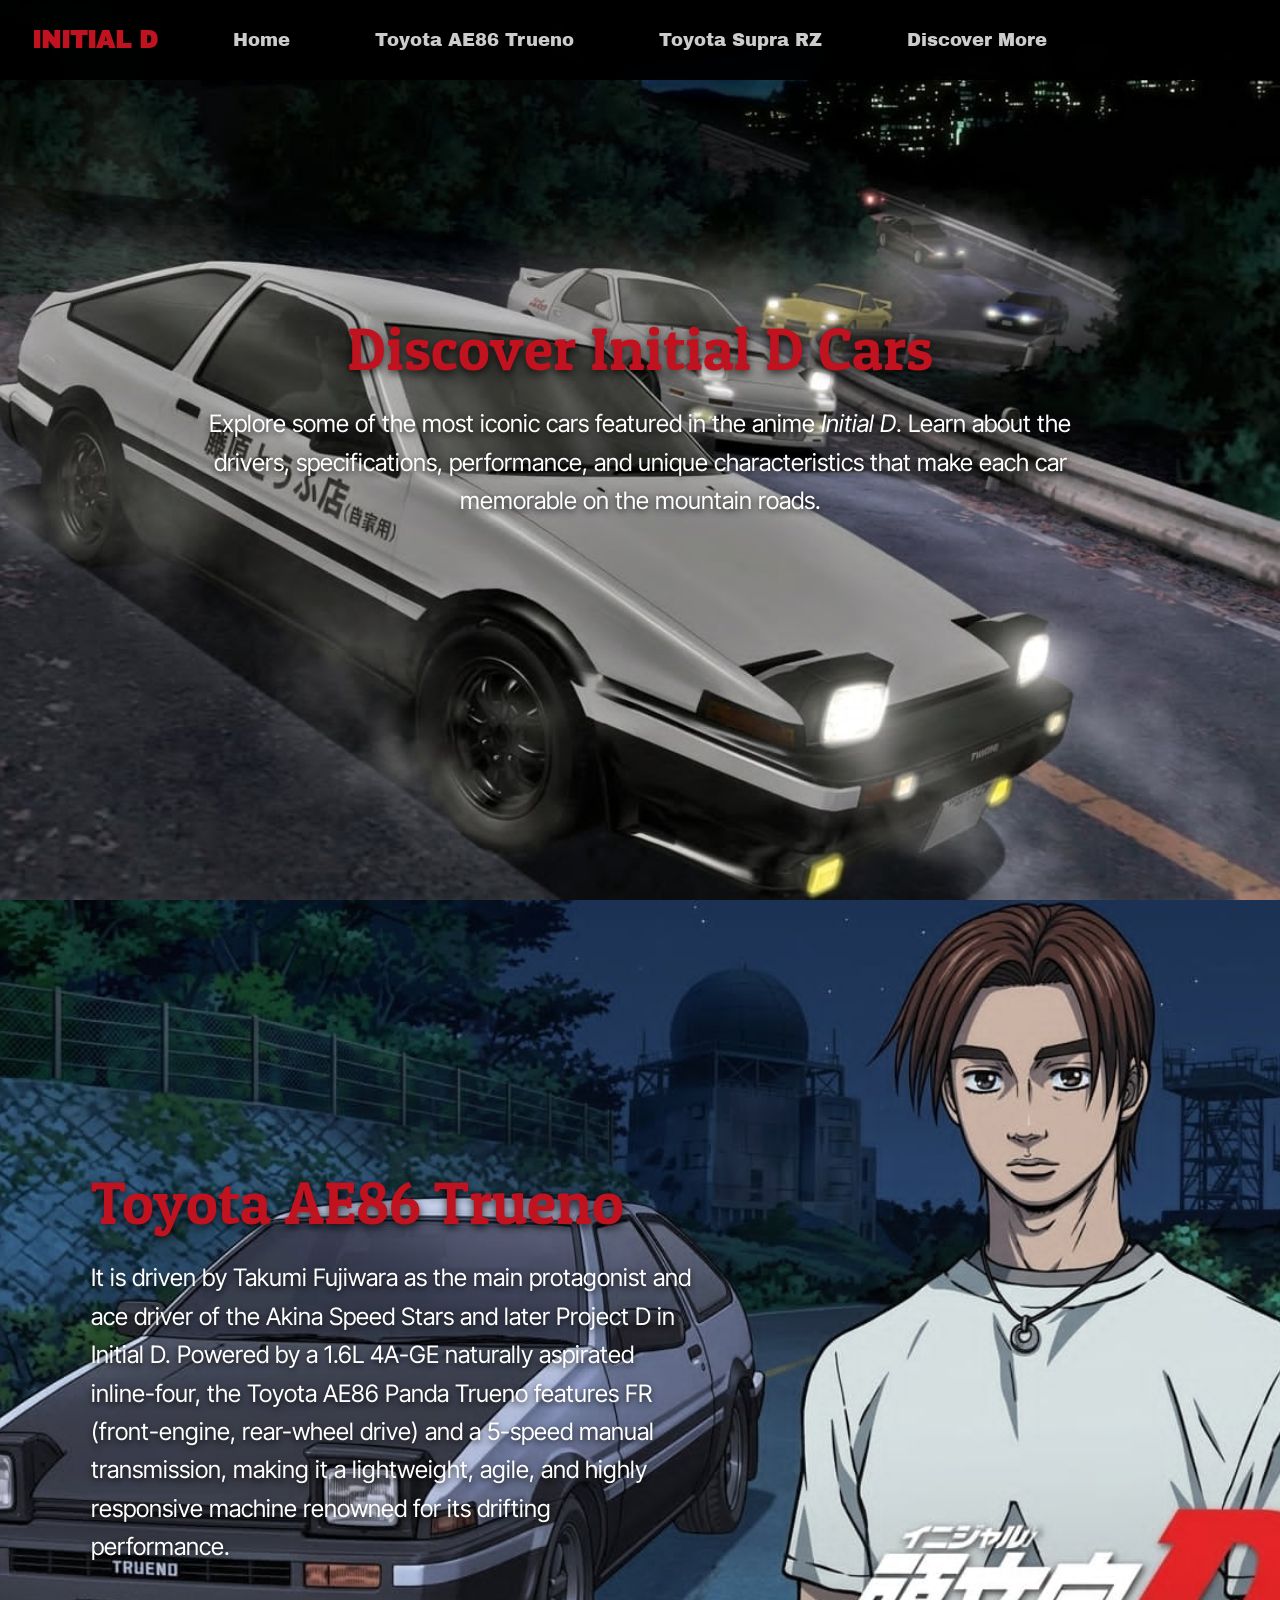
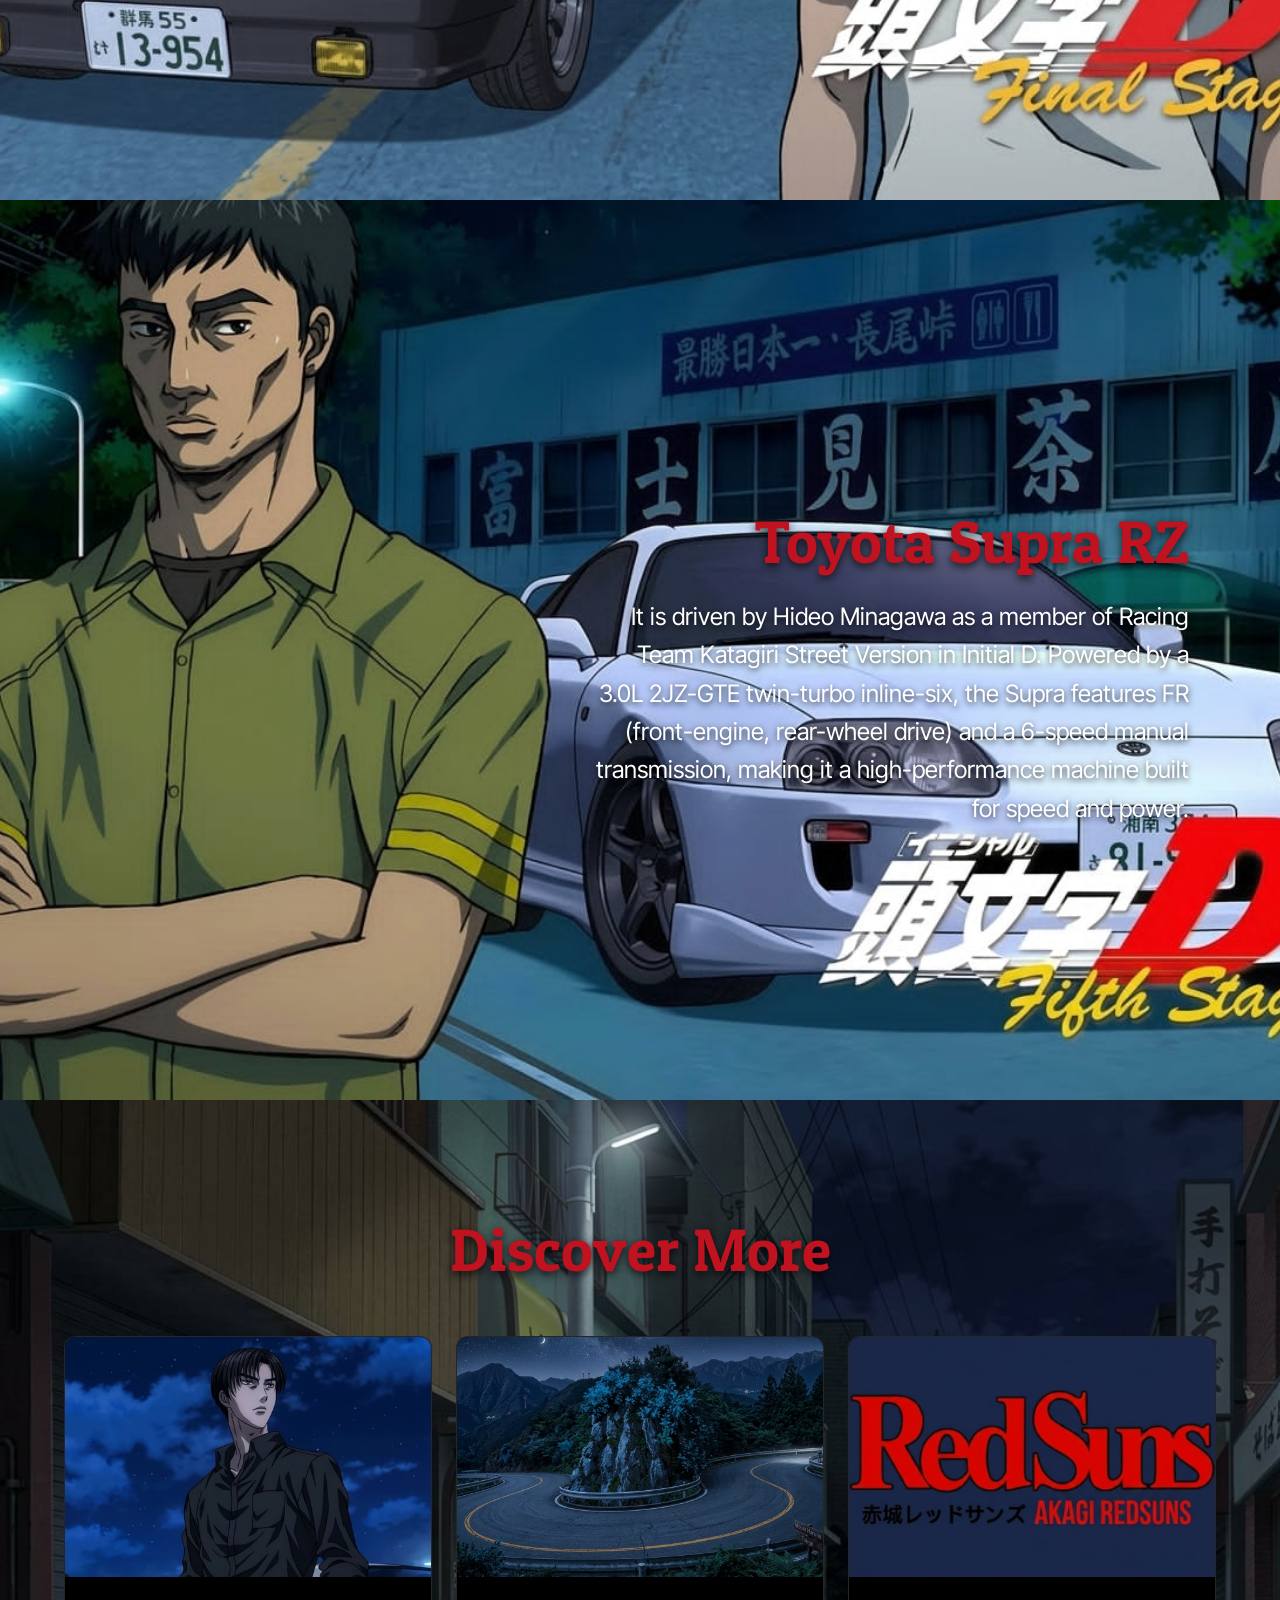
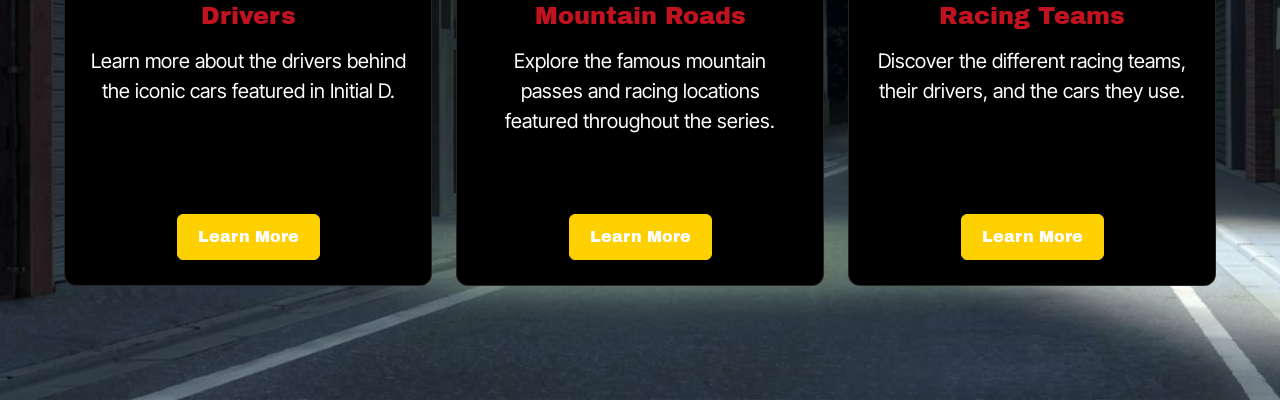
<file: index.html>
<!DOCTYPE html>
<html lang="en">
<head>
    <meta charset="utf-8">
    <meta name="viewport" content="width=device-width, initial-scale=1">

    <title>Initial D Cars</title>

    <link
        href="https://cdn.jsdelivr.net/npm/bootstrap@5.3.8/dist/css/bootstrap.min.css" rel="stylesheet" integrity="sha384-sRIl4kxILFvY47J16cr9ZwB07vP4J8+LH7qKQnuqkuIAvNWLzeN8tE5YBujZqJLB" crossorigin="anonymous">
    
    <link rel="preconnect" href="https://fonts.googleapis.com">
    <link rel="preconnect" href="https://fonts.gstatic.com" crossorigin>
    <link href="https://fonts.googleapis.com/css2?family=Patua+One&display=swap" rel="stylesheet">

    <link rel="preconnect" href="https://fonts.googleapis.com">
    <link rel="preconnect" href="https://fonts.gstatic.com" crossorigin>
    <link href="https://fonts.googleapis.com/css2?family=Inter+Tight:ital,wght@0,100..900;1,100..900&display=swap" rel="stylesheet">

    <link rel="preconnect" href="https://fonts.googleapis.com">
    <link rel="preconnect" href="https://fonts.gstatic.com" crossorigin>
    <link href="https://fonts.googleapis.com/css2?family=Archivo+Black&display=swap" rel="stylesheet">

    <link rel="stylesheet" href="design.css">
</head>

<body>

    <nav class="navbar navbar-expand-lg custom-navbar">
        <div class="container-fluid">

            <a class="navbar-brand" href="#home">
                INITIAL D
            </a>

            <button
                class="navbar-toggler"
                type="button"
                data-bs-toggle="collapse"
                data-bs-target="#navbarNav"
                aria-controls="navbarNav"
                aria-expanded="false"
                aria-label="Toggle navigation"
            >
                <span class="navbar-toggler-icon"></span>
            </button>

            <div class="collapse navbar-collapse" id="navbarNav">

                <ul class="navbar-nav">

                    <li class="nav-item">
                        <a class="nav-link" href="#home">
                            Home
                        </a>
                    </li>

                    <li class="nav-item">
                        <a class="nav-link" href="#second-page">
                            Toyota AE86 Trueno
                        </a>
                    </li>

                    <li class="nav-item">
                        <a class="nav-link" href="#third-page">
                            Toyota Supra RZ
                        </a>
                    </li>

                    <li class="nav-item">
                        <a class="nav-link" href="#fourth-page">
                            Discover More
                        </a>
                    </li>

                </ul>

            </div>
        </div>
    </nav>

    <section id="home" class="page-section home-section">

        <div class="section-content">
            <h1>Discover Initial D Cars</h1>
            <p>
                Explore some of the most iconic cars featured in the anime <em>Initial D</em>. Learn about
                the drivers, specifications, performance, and unique characteristics that make each car memorable
                on the mountain roads.
            </p>
        </div>

    </section>

    <section id="second-page" class="page-section second-section">

        <div class="section-content">
            <h1>Toyota AE86 Trueno</h1>

            <p>
                It is driven by Takumi Fujiwara as the main protagonist and ace driver of the Akina Speed Stars and later Project D in Initial D. Powered by a 1.6L 4A-GE naturally aspirated inline-four, the Toyota AE86 Panda Trueno features FR (front-engine, rear-wheel drive) and a 5-speed manual transmission, making it a lightweight, agile, and highly responsive machine renowned for its drifting performance.
            </p>
        </div>

    </section>

    <section id="third-page" class="page-section third-section">

        <div class="section-content">
            <h1>Toyota Supra RZ</h1>

            <p>
                It is driven by Hideo Minagawa as a member of Racing Team Katagiri Street Version in Initial D. Powered by a 3.0L 2JZ-GTE twin-turbo inline-six, the Supra features FR (front-engine, rear-wheel drive) and a 6-speed manual transmission, making it a high-performance machine built for speed and power.
            </p>
        </div>

    </section>

    <section id="fourth-page" class="fourth-section">

        <div class="fourth-content">

            <h1>Discover More</h1>

            <div class="row g-4">

                <div class="col-12 col-md-4">
                    <div class="card info-card">

                        <img src="images/taka3.png" class="card-img-top" alt="Initial D car">

                        <div class="card-body">
                            <h5 class="card-title">Drivers</h5>

                            <p class="card-text">
                                Learn more about the drivers behind the iconic cars
                                featured in Initial D.
                            </p>

                            <a href="#" class="btn card-button">
                                Learn More
                            </a>
                        </div>

                    </div>
                </div>

                <div class="col-12 col-md-4">
                    <div class="card info-card">

                        <img src="images/mt.akina.jpg" class="card-img-top" alt="Initial D mountain road">

                        <div class="card-body">
                            <h5 class="card-title">Mountain Roads</h5>

                            <p class="card-text">
                                Explore the famous mountain passes and racing
                                locations featured throughout the series.
                            </p>    

                            <a href="#" class="btn card-button">
                                Learn More
                            </a>
                        </div>

                    </div>
                </div>

                <div class="col-12 col-md-4">
                    <div class="card info-card">

                        <img src="images/redsuns2.jpg" class="card-img-top" alt="Initial D racing">

                        <div class="card-body">
                            <h5 class="card-title">Racing Teams</h5>

                            <p class="card-text">
                                Discover the different racing teams, their drivers,
                                and the cars they use.
                            </p>

                            <a href="#" class="btn card-button">
                                Learn More
                            </a>
                        </div>

                    </div>
                </div>

            </div>

        </div>

    </section>

    <script src="https://cdn.jsdelivr.net/npm/bootstrap@5.3.8/dist/js/bootstrap.bundle.min.js" integrity="sha384-FKyoEForCGlyvwx9Hj09JcYn3nv7wiPVlz7YYwJrWVcXK/BmnVDxM+D2scQbITxI" crossorigin="anonymous"></script>

</body>
</html>
</file>
<file: design.css>
* {
    margin: 0;
    padding: 0;
    box-sizing: border-box;
}

html {
    scroll-behavior: smooth;
    scroll-padding-top: 80px;
}

body {
    font-family: Arial, Helvetica, sans-serif;
    color: white;
}

.custom-navbar {
    position: fixed !important;
    top: 0;
    left: 0;
    right: 0;

    width: 100%;
    height: 80px;

    z-index: 99999 !important;

    background: rgba(0, 0, 0, 0.95);

    backdrop-filter: blur(10px);
    -webkit-backdrop-filter: blur(10px);
}


.custom-navbar .navbar-brand {
    color: #C1121F;
    font-family: "Archivo Black", sans-serif;
    font-size: 24px;
    font-weight: 700;
    padding: 10px 20px;
}

.custom-navbar .navbar-brand:hover {
    color: white;
    opacity: 0.8;
}


.custom-navbar .navbar-collapse {
    position: absolute;
    left: 50%;
    transform: translateX(-50%);
    width: auto;
}

.custom-navbar .navbar-nav {
    display: flex;
    flex-direction: row;
    align-items: center;
    justify-content: center;
    gap: 35px;
}

.custom-navbar .nav-link {
    font-family: "Archivo Black", sans-serif;
    font-weight: 400;
    color: rgba(255, 255, 255, 0.8);
    font-size: 18px;
    padding: 15px 25px !important;
    white-space: nowrap;
    transition: 0.3s ease;
}

.custom-navbar .nav-link:hover {
    color: #ffd000;
    background: rgba(255, 255, 255, 0.1);
    border-radius: 8px;
}

.custom-navbar .navbar-toggler {
    border-color: rgba(255, 255, 255, 0.5);
}

.custom-navbar .navbar-toggler:focus {
    box-shadow: none;
}

.custom-navbar .navbar-toggler-icon {
    filter: invert(1);
}


.page-section {
    width: 100%;
    height: 100vh;
    display: flex;
    justify-content: center;
    align-items: center;
    padding: 80px 30px 30px;
    position: relative;
}



.section-content {
    position: relative;
    z-index: 1;
    width: 100%;
    max-width: 900px;
    color: white;
    text-align: center;
}


.home-section .section-content {
    transform: translateY(-50px);
}


.second-section {
    justify-content: flex-start;
}

.second-section .section-content {
    max-width: 600px;
    text-align: left;
    margin-left: 5%;
}


.third-section {
    justify-content: flex-end;
}

.third-section .section-content {
    max-width: 600px;
    text-align: right;
    margin-right: 5%;
}

.home-section,
.second-section,
.third-section,
.fourth-section {
    background-size: cover;
    background-position: center center;
    background-repeat: no-repeat;
}

.home-section {
    background-image: url("images/home-trueno.jpg");
}

.second-section {
    background-image: url("images/takumi-3.jpg");
}

.third-section {
    background-image: url("images/toyota-rz.jpg");
}

.fourth-section {
    background-image: url("images/4th-bg.jpg");
}


.section-content h1 {
    font-family: "Patua One", serif;
    color: #C1121F;
    font-size: 60px;
    margin-bottom: 20px;
    text-shadow:
        0 3px 10px rgba(0, 0, 0, 0.8);
}

.section-content p {
    font-family: "Inter Tight", sans-serif;
    font-optical-sizing: auto;
    font-weight: 400;
    font-size: 24px;
    line-height: 1.6;
    color: white;
    text-shadow:
        0 2px 6px rgba(0, 0, 0, 0.8);
}


.fourth-section {
    width: 100%;
    min-height: 100vh;
    display: flex;
    justify-content: center;
    align-items: center;
    padding: 100px 5%;
    position: relative;
    background-color: #111;
}

.fourth-content {
    width: 100%;
    max-width: 1200px;
    text-align: center;
}

.fourth-content > h1 {
    font-family: "Patua One", serif;
    color: #C1121F;
    font-size: 60px;
    margin-bottom: 50px;
    text-shadow:
        0 3px 10px rgba(0, 0, 0, 0.8);
}


.info-card {
    width: 100%;
    height: 550px;
    display: flex;
    flex-direction: column;
    background: #000;
    border: 1px solid rgba(255, 255, 255, 0.15);
    border-radius: 12px;
    overflow: hidden;
    color: white;
    transition: 0.3s ease;
}

.info-card:hover {
    transform: translateY(-8px);
    border-color: #ffd000;
    box-shadow: 0 10px 30px rgba(0, 0, 0, 0.5);
}

.info-card .card-img-top {
    width: 100%;
    height: 240px;
    object-fit: cover;
    flex-shrink: 0;
}

.info-card .card-body {
    flex: 1;
    padding: 25px;
    display: flex;
    flex-direction: column;
}

.info-card .card-title {
    font-family: "Archivo Black", sans-serif;
    color: #C1121F;
    font-size: 24px;
    margin-bottom: 15px;
}

.info-card .card-text {
    font-family: "Inter Tight", sans-serif;
    color: white;
    font-size: 20px;
    line-height: 1.5;
    margin-bottom: 20px;
}

.card-button {
    align-self: center;
    margin-top: auto;
    padding: 10px 20px;
    font-family: "Archivo Black", sans-serif;
    color: white;
    background-color: #ffd000;
    border: 1px solid #ffd000;
    border-radius: 6px;
    text-decoration: none;
    display: inline-block;
    transition: 0.3s ease;
}

.card-button:hover {
    color: #ffd000;
    background-color: transparent;
    border-color: #ffd000;
}



@media (max-width: 991px) {

    .custom-navbar {
        height: auto;
        min-height: 80px;
    }

    .custom-navbar .navbar-brand {
        font-size: 20px;
    }

    .custom-navbar .navbar-collapse {
        position: static;
        transform: none;
        width: 100%;
        margin-top: 10px;
    }

    .custom-navbar .navbar-nav {
        flex-direction: column;
        align-items: center;
        gap: 5px;
    }

    .custom-navbar .nav-link {
        font-size: 16px;
        padding: 12px 20px !important;
    }



    .page-section {
        padding: 80px 20px 20px;
    }

    .home-section .section-content {
        transform: translateY(-30px);
    }

    .second-section,
    .third-section {
        justify-content: center;
    }

    .second-section {
        background-position: 15% center;
    }

    .third-section {
        background-position: 86% center;
    }

    .second-section .section-content,
    .third-section .section-content {
        max-width: 90%;
        text-align: center;

        margin-left: 0;
        margin-right: 0;
    }


    .section-content h1 {
        font-size: 40px;
    }

    .section-content p {
        font-size: 17px;
    }


    .fourth-section {
        padding: 100px 20px 60px;
    }

    .fourth-content > h1 {
        font-size: 40px;

        margin-bottom: 35px;
    }

    .info-card {
        height: 500px;
    }

    .info-card .card-img-top {
        height: 200px;
    }
}
</file>
